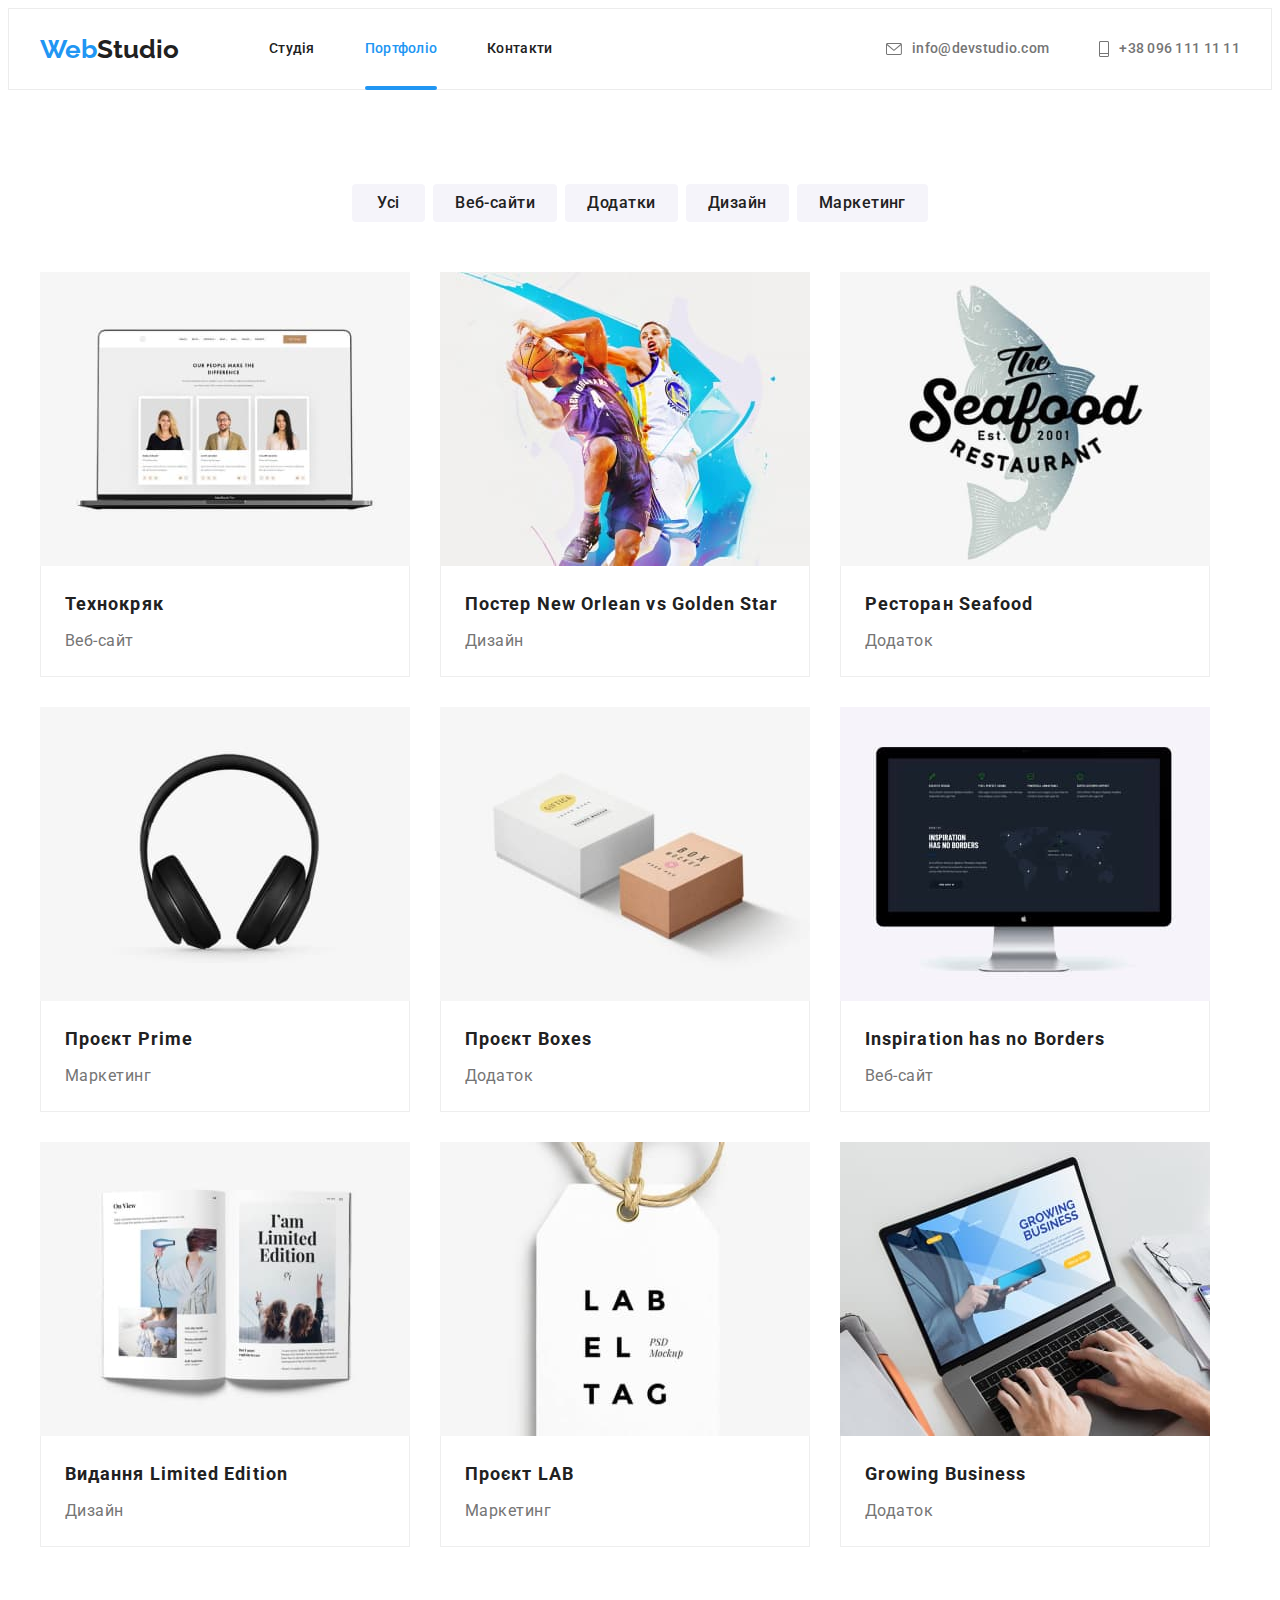
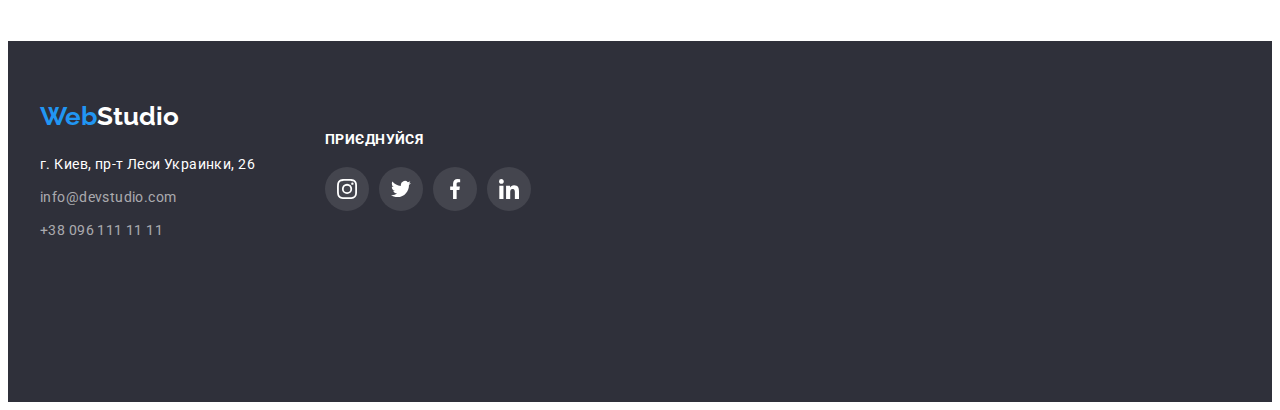
<file: portfolio.html>
<!DOCTYPE html>
<html lang="uk">
  <head>
    <meta charset="UTF-8" />
    <meta http-equiv="X-UA-Compatible" content="IE=edge" />
    <meta name="viewport" content="width=device-width, initial-scale=1.0" />
    <title>WebStudion</title>
    <link
      href="https://fonts.googleapis.com/css2?family=Raleway:wght@700&family=Roboto:wght@400;500;700&display=swap"
      rel="stylesheet"
    />
    <link
      rel="stylesheet"
      href="https://cdnjs.cloudflare.com/ajax/libs/modern-normalize/1.1.0/modern-normalize.min.css"
      integrity="sha512-wpPYUAdjBVSE4KJnH1VR1HeZfpl1ub8YT/NKx4PuQ5NmX2tKuGu6U/JRp5y+Y8XG2tV+wKQpNHVUX03MfMFn9Q=="
      crossorigin="anonymous"
      referrerpolicy="no-referrer"
    />
    <link rel="stylesheet" href="./css/portfolio.css" />
  </head>
  <body>
    <header class="portfolio-header">
      <div class="container header-main-nav">
        <nav class="main-nav">
          <a href="./index.html" class="logo link">
            <span class="web logo">Web</span
            ><span class="studio logo">Studio</span>
          </a>

          <ul class="site-nav list">
            <li class="item">
              <a href="./index.html" class="link">Студія</a>
            </li>
            <li class="item">
              <a href="./portfolio.html" class="link current">Портфоліо</a>
            </li>
            <li class="item">
              <a href="#" class="link">Контакти</a>
            </li>
          </ul>
        </nav>

        <ul class="contact-nav list">
          <li class="item">
            
            <a href="mailto:info@devstudio.com" class="contact-link link"
              > <svg class="contact-nav-icon" width="16" height="12"> 
              <use href="./images/symbol-defs.svg#icon-envelope"> </use>
            </svg> info@devstudio.com</a
            >
          </li>
          <li class="item">
            
            <a href="tel:+380961111111" class="contact-link  link"> 
              <svg class="contact-nav-icon" width="10" height="16" > 
              <use href="./images/symbol-defs.svg#icon-Vector"> </use>
            </svg> +38 096 111 11 11</a>
          </li>
        </ul> 
      </div>
    </header>

    <main>
      <section class="section">
        <div class="container">
          <h1 class="visually-hidden">Портфоліо</h1>
          <ul class="button-list list">
            <li><button type="button" class="button-primary">Усі</button></li>
            <li>
              <button type="button" class="button-primary">Веб-сайти</button>
            </li>
            <li>
              <button type="button" class="button-primary">Додатки</button>
            </li>
            <li>
              <button type="button" class="button-primary">Дизайн</button>
            </li>
            <li>
              <button type="button" class="button-primary">Маркетинг</button>
            </li>
          </ul>

          <ul class="list work">
            <li class="portfolio-list">
              <a href="#" class="portfolio-link link">
                <div class="portfolio-wrap"><img
                  src="./images/images-portfolio/img-portfolio.jpg"
                  alt="example of work"
                  width="370"
                />
                <p class="portfolio-text">Ресурс пропонує комплексні пропозиції з різним рівнем функціоналу та сервісів. 
                  Все це дозволить відвідувачу отримати вичерпні відомості про компанію чи приватну особу.</p>
                </div>
                <div class="section-container">
                  <h2 class="section-title title">Технокряк</h2>
                <p class="section-text">Веб-сайт</p>
              
            </div>
            </a>
            </li>

            <li class="portfolio-list">
              <a href="#" class="link">
                 <div class="portfolio-wrap"><img
                  src="./images/images-portfolio/img-portfolio-1.jpg"
                  alt="example of work"
                  width="370"
                />
                <p class="portfolio-text">Ресурс пропонує комплексні пропозиції з різним рівнем функціоналу та сервісів. 
                  Все це дозволить відвідувачу отримати вичерпні відомості про компанію чи приватну особу.</p>
                  </div>
                <div class="section-container"><h2 class="section-title title">
                  Постер New Orlean vs Golden Star
                </h2>
                <p class="section-text">Дизайн</p></div>
              </a>
            </li>

            <li class="portfolio-list">
              <a href="#" class="link">
                <div class="portfolio-wrap"><img
                  src="./images/images-portfolio/img-portfolio-2.jpg"
                  alt="example of work"
                  width="370"
                />
                <p class="portfolio-text">Ресурс пропонує комплексні пропозиції з різним рівнем функціоналу та сервісів. 
                  Все це дозволить відвідувачу отримати вичерпні відомості про компанію чи приватну особу.</p>
                  </div>
                <div class="section-container"><h2 class="section-title title">Ресторан Seafood</h2>
                <p class="section-text">Додаток</p></div>
              </a>
            </li>

            <li class="portfolio-list">
              <a href="#" class="link">
               <div class="portfolio-wrap"> <img
                  src="./images/images-portfolio/img-portfolio-3.jpg"
                  alt="example of work"
                  width="370"
                />
                <p class="portfolio-text">Ресурс пропонує комплексні пропозиції з різним рівнем функціоналу та сервісів. 
                  Все це дозволить відвідувачу отримати вичерпні відомості про компанію чи приватну особу.</p>
                  </div>
                <div class="section-container"><h2 class="section-title title">Проєкт Prime</h2>
                <p class="section-text">Маркетинг</p></div>
              </a>
            </li>

            <li class="portfolio-list">
              <a href="#" class="link">
               <div class="portfolio-wrap"> <img
                  src="./images/images-portfolio/img-portfolio-4.jpg"
                  alt="example of work"
                  width="370"
                />
                <p class="portfolio-text">Ресурс пропонує комплексні пропозиції з різним рівнем функціоналу та сервісів. 
                  Все це дозволить відвідувачу отримати вичерпні відомості про компанію чи приватну особу.</p>
                  </div>
                <div class="section-container"><h2 class="section-title title">Проєкт Boxes</h2>
                <p class="section-text">Додаток</p>
              </div>
              </a>
            </li>

            <li class="portfolio-list">
              <a href="#" class="link">
               <div class="portfolio-wrap"> <img
                  src="./images/images-portfolio/img-portfolio-5.jpg"
                  alt="example of work"
                  width="370"
                />
                <p class="portfolio-text">Ресурс пропонує комплексні пропозиції з різним рівнем функціоналу та сервісів. 
                  Все це дозволить відвідувачу отримати вичерпні відомості про компанію чи приватну особу.</p>
                  </div>
                <div class="section-container"><h2 class="section-title title">Inspiration has no Borders</h2>
                <p class="section-text">Веб-сайт</p></div>
              </a>
            </li>

            <li class="portfolio-list">
              <a href="#" class="link">
                <div class="portfolio-wrap"><img
                  src="./images/images-portfolio/img-portfolio-6.jpg"
                  alt="example of work"
                  width="370"
                />
                <p class="portfolio-text">Ресурс пропонує комплексні пропозиції з різним рівнем функціоналу та сервісів. 
                  Все це дозволить відвідувачу отримати вичерпні відомості про компанію чи приватну особу.</p>
                  </div>
                <div class="section-container"><h2 class="section-title title">Видання Limited Edition</h2>
                <p class="section-text">Дизайн</p></div>
              </a>
            </li>

            <li class="portfolio-list">
              <a href="#" class="link">
                <div class="portfolio-wrap"><img
                  src="./images/images-portfolio/img-portfolio-7.jpg"
                  alt="example of work"
                  width="370"
                />
                <p class="portfolio-text">Ресурс пропонує комплексні пропозиції з різним рівнем функціоналу та сервісів. 
                  Все це дозволить відвідувачу отримати вичерпні відомості про компанію чи приватну особу.</p>
                  </div>
                <div class="section-container"><h2 class="section-title title">Проєкт LAB</h2>
                <p class="section-text">Маркетинг</p></div>
              </a>
            </li>

            <li class="portfolio-list">
              <a href="#" class="link">
                <div class="portfolio-wrap"><img
                  src="./images/images-portfolio/img-portfolio-8.jpg"
                  alt="example of work"
                  width="370"
                />
                <p class="portfolio-text">Ресурс пропонує комплексні пропозиції з різним рівнем функціоналу та сервісів. 
                  Все це дозволить відвідувачу отримати вичерпні відомості про компанію чи приватну особу.</p>
                  </div>
               <div class="section-container"><h2 class="section-title title">Growing Business</h2>
                <p class="section-text">Додаток</p></div> 
              </a>
            </li>
          </ul>
        </div>
      </section>
    </main>

    <footer class="footer">
      <div class="container footer-container">
        <div>
        <a href="./index.html" class="logo link">
          <span class="web logo">Web</span
          ><span class="studio-logo-footer">Studio</span></a
        >

        <address>
          <ul class="footer-list list">
            <li class="footer-item">
              <a
                class="footer-adress"
                href="https://goo.gl/maps/CPtrU1FHBa2aNyZL9"
                target="_blank"
                rel="noopener noreferrer nofollow"
                >г. Киев, пр-т Леси Украинки, 26</a
              >
            </li>
            <li class="item-mail" >
              <a href="mailto:info@devstudio.com" class="footer-link"
                >info@devstudio.com</a
              >
            </li>
            <li class="item-tel">
              <a href="tel:+380961111111" class="footer-link"
                >+38 096 111 11 11</a
              >
            </li>
          </ul>
        </address>
       </div>
        <div class="footer-link-container"><p class="footer-link-title">Приєднуйся</p>
       <ul class="sub-list list">
        <li> <a class="footer-link-icon" href="#"> <svg class="footer-icon" width="20px" height="20px"><use href="./images/symbol-defs.svg#icon-instagram" ></use></svg></a> </li>
        <li> <a class="footer-link-icon" href="#"> <svg class="footer-icon" width="20px" height="20px"><use href="./images/symbol-defs.svg#icon-twitter" ></use></svg></a> </li>
        <li> <a class="footer-link-icon" href="#"> <svg class="footer-icon" width="20px" height="20px"><use href="./images/symbol-defs.svg#icon-facebook" ></use></svg></a> </li>
        <li> <a class="footer-link-icon" href="#"> <svg class="footer-icon" width="20px" height="20px"><use href="./images/symbol-defs.svg#icon-linkedin" ></use></svg></a> </li>
      </ul>
      </div>

       
      
      </footer>
  </body>
</html>
</file>
<file: css/portfolio.css>
:root {
  --title-text-color: #212121;
  --primary-text-color: #757575;
  --footer-text-color: rgba(255, 255, 255, 0.6);
  --accent-text-color: #2196f3;
  --primary-button-color: #ffffff;
  --button-color-portfolio: #f5f4fa;
  --footer-color: #2f303a;
}

h1,
h2,
h3,
h4,
p,
ul,
li {
  margin: 0;
  padding: 0;
}
img {
  display: block;
  max-width: 100%;
  height: auto;
}
.list {
  list-style: none;
}
.link {
  text-decoration: none;
}

body {
  color: var(--primary-text-color);
  background-color: #ffffff;
  font-family: Roboto, sans-serif;
}

.list {
  list-style: none;
  padding: 0;
  margin: 0;
}

.list.button {
  display: flex;
  justify-content: center;
  gap: 10px;
}

.link {
  text-decoration: none;
}
.logo {
  color: #2196f3;
  font-family: Raleway, sans-serif;
  font-weight: 700;
  font-size: 26px;
  line-height: 1.19;
}

.web.logo {
  color: var(--accent-text-color);
}
.studio.logo {
  color: var(--title-text-color);
}

.studio-logo-footer {
  color: var(--primary-button-color);
}

.container {
  margin-left: auto;
  margin-right: auto;
  width: 1200px;
  padding-left: 15px;
  padding-right: 15px;
  /* outline: 2px solid tomato; */
}

.visually-hidden {
  position: absolute;
  width: 1px;
  height: 1px;
  margin: -1px;
  border: 0;
  padding: 0;
  white-space: nowrap;
  clip-path: inset(100%);
  clip: rect(0 0 0 0);
  overflow: hidden;
}

/* MAIN NAV */
.portfolio-header {
  border: 1px solid #ececec;
}

.main-nav {
  display: flex;

  align-items: center;
}

.header-main-nav {
  display: flex;

  align-items: center;
}

.site-nav {
  display: flex;
  margin-left: 90px;
}

.contact-nav {
  display: flex;

  margin-left: auto;
}

.contact-link {
  display: flex;
  gap: 10px;
  justify-content: center;
  align-items: center;
  transition: color 250ms cubic-bezier(0.4, 0, 0.2, 1);
}

.contact-nav-icon {
  fill: currentColor;
}
.site-nav .item + .item {
  margin-left: 50px;
}

.contact-nav .item + .item {
  margin-left: 50px;
}

/* SITE NAV */

.current {
  position: relative;
}

.current::after {
  content: "";
  position: absolute;
  left: 0;
  bottom: -1px;
  display: block;
  width: 100%;
  height: 4px;
  border-radius: 2px;
  background-color: var(--accent-text-color);
}

.site-nav .link {
  display: block;

  color: var(--title-text-color);
  font-weight: 500;
  font-size: 14px;
  line-height: 1.14;
  letter-spacing: 0.02em;

  padding-top: 32px;
  padding-bottom: 32px;

  transition: color 250ms cubic-bezier(0.4, 0, 0.2, 1);
}

.site-nav .link:hover,
.site-nav .link:focus {
  color: var(--accent-text-color);
}
.contact-nav.list {
  font-weight: 500;
  font-size: 14px;
  line-height: 1.14;
  letter-spacing: 0.02em;
}

.contact-nav .link {
  color: var(--primary-text-color);
}

.contact-nav .link:hover,
.contact-nav .link:focus {
  color: var(--accent-text-color);
}

.site-nav .link.current {
  color: var(--accent-text-color);
}
.site-nav.link {
  color: var(--primary-button-color);
  font-weight: 400;
  font-size: 14px;
  line-height: 1.71;
  letter-spacing: 0.03em;
}

.contact-adress {
  font-style: normal;
}

.section {
  padding-top: 94px;
  padding-bottom: 94px;
}

/* SECTION TITLE */
.section-title.title {
  margin-bottom: 4px;

  color: var(--title-text-color);
  font-weight: 700;
  font-size: 18px;
  line-height: 2;
  letter-spacing: 0.06em;
}

/* SECTION TEXT */
.section-text {
  color: var(--primary-text-color);
  font-weight: 400;
  font-size: 16px;
  line-height: 1.87;
  letter-spacing: 0.03em;
}

.section-container {
  padding-top: 20px;
  padding-bottom: 20px;
  padding-left: 24px;
  padding-right: 24px;
  border: 1px solid #eeeeee;
  border-top: none;
}
/* LIST WORK */

.work {
  display: flex;
  flex-wrap: wrap;
  gap: 30px;
}

.portfolio-link {
}

.portfolio-list {
  flex-basis: calc((100% - 60px) / 30px);

  transition: box-shadow 250ms cubic-bezier(0.4, 0, 0.2, 1);
}

.portfolio-list:hover .portfolio-text {
  opacity: 1;
}

.portfolio-list:hover,
.portfolio-list:focus {
  box-shadow: 0px 1px 1px rgba(0, 0, 0, 0.12), 0px 4px 4px rgba(0, 0, 0, 0.06),
    1px 4px 6px rgba(0, 0, 0, 0.16);
}

.portfolio-list:hover .portfolio-text {
  transform: translateY(0%);
}

.portfolio-wrap {
  position: relative;
  overflow: hidden;
}

.portfolio-text {
  position: absolute;
  top: 0;
  left: 0;

  display: flex;

  opacity: 0;

  width: 100%;
  height: 100%;

  padding-top: 63px;
  padding-left: 24px;

  font-weight: 400;
  font-size: 18px;
  line-height: 1.55;
  letter-spacing: 0.03em;

  color: #ffffff;
  background-color: rgba(33, 150, 243, 0.9);

  transform: translateY(100%);
  transition: transform 250ms cubic-bezier(0.4, 0, 0.2, 1),
    opacity 250ms cubic-bezier(0.4, 0, 0.2, 1);
}

/* BUTTON */

.button-primary {
  display: inline-block;
  border-radius: 4px;
  padding: 6px 22px;
  min-width: 73px;

  color: var(--title-text-color);
  background-color: var(--button-color-portfolio);

  font-family: "Roboto";
  font-weight: 500;
  font-size: 16px;
  line-height: 1.62;
  letter-spacing: 0.03em;
  text-align: center;
  border: none;

  transition: background-color 250ms cubic-bezier(0.4, 0, 0.2, 1),
    color 250ms cubic-bezier(0.4, 0, 0.2, 1),
    box-shadow 250ms cubic-bezier(0.4, 0, 0.2, 1);
}
.button-primary:focus,
.button-primary:hover {
  color: var(--primary-button-color);
  background-color: var(--accent-text-color);
  cursor: pointer;
  border-radius: 4px;
  box-shadow: 0px 3px 1px rgba(0, 0, 0, 0.1), 0px 1px 2px rgba(0, 0, 0, 0.08),
    0px 2px 2px rgba(0, 0, 0, 0.12);
}

.button-list {
  display: flex;
  gap: 8px;
  justify-content: center;
  margin-bottom: 50px;
}

/* FOOTER */

.footer {
  background-color: var(--footer-color);
  padding-top: 60px;
  padding-bottom: 160px;
}

.link.footer {
  color: var(--footer-text-color);
  font-size: 14px;
  line-height: 1.71;
  letter-spacing: 0.03em;
}

.footer-container {
  display: flex;
  align-items: center;
  margin: 0 auto;
}
.site-nav.link {
  color: var(--primary-button-color);

  font-weight: 400;
  font-size: 14px;
  line-height: 1.71;
  letter-spacing: 0.03em;
}
.link.footer {
  color: var(--footer-text-color);
  font-size: 14px;
  line-height: 1.71;
  letter-spacing: 0.03em;
}

.footer-adress {
  margin-top: 20px;
  margin-bottom: 9px;

  color: var(--primary-button-color);
  font-style: normal;
  text-decoration: none;

  font-family: "Roboto";
  font-style: normal;
  font-weight: 400;
  font-size: 14px;
  line-height: 24px;
  letter-spacing: 0.03em;

  transition: color 250ms cubic-bezier(0.4, 0, 0.2, 1);
}

.footer-link {
  margin-bottom: 9px;

  font-family: "Roboto";
  font-style: normal;
  font-weight: 400;
  font-size: 14px;
  line-height: 24px;
  letter-spacing: 0.03em;

  color: rgba(255, 255, 255, 0.6);

  text-decoration: none;
  cursor: pointer;

  transition: color 250ms cubic-bezier(0.4, 0, 0.2, 1);
}

.footer-link-container {
  margin-left: 70px;
}

.footer-link:focus,
.footer-link:hover {
  color: var(--accent-text-color);
}

.footer-adress:focus,
.footer-adress:hover {
  color: var(--accent-text-color);
}

.item-mail {
  margin-bottom: 9px;
}

.footer-item {
  margin-top: 20px;
  margin-bottom: 9px;
}

.footer-icon {
  fill: #ffffff;
}

.footer-link-title {
  margin-bottom: 20px;

  font-weight: 700;
  font-size: 14px;
  line-height: 16px;
  letter-spacing: 0.03em;
  text-transform: uppercase;
  color: var(--primary-button-color);
  position: center;
  width: 116px;
  height: 16px;
  left: 516px;
  top: 2748px;
}

.footer-link-icon {
  width: 44px;
  height: 44px;
  border-radius: 50%;
  background-color: rgba(255, 255, 255, 0.1);
  display: flex;
  align-items: center;
  justify-content: center;
  transition-property: background-color;
  transition-duration: 250ms;
}

.footer-link-icon:focus,
.footer-link-icon:hover {
  border-radius: 50%;
  background-color: var(--accent-text-color);
}

.sub-list {
  display: flex;
  align-items: center;
  justify-content: baseline;
  gap: 10px;
}
</file>
